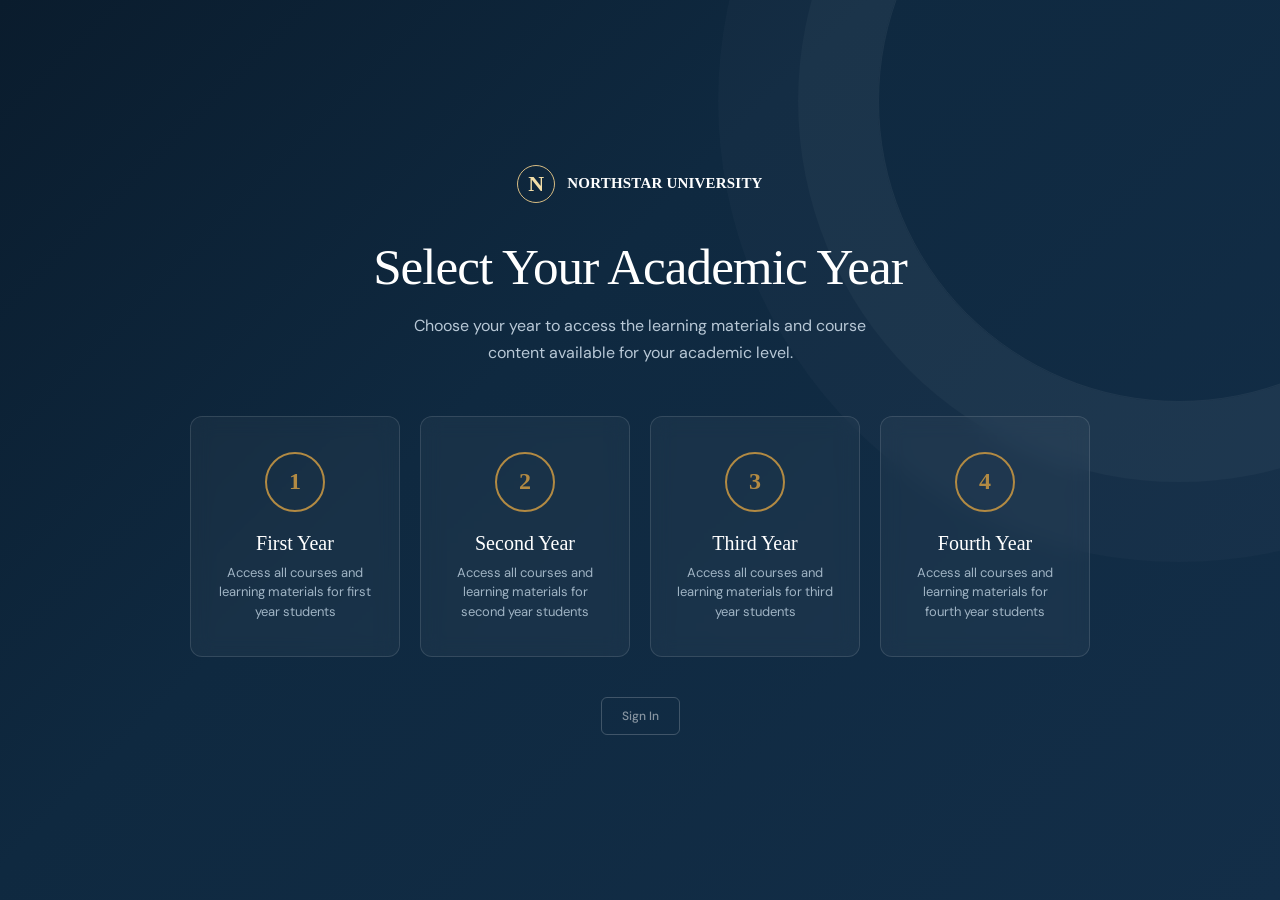
<file: index.html>
<!DOCTYPE html>
<html lang="en">
<head>
    <meta charset="UTF-8" />
    <meta name="viewport" content="width=device-width, initial-scale=1.0" />
    <title>Northstar University | Learning Portal</title>
    <link rel="preconnect" href="https://fonts.googleapis.com">
    <link rel="preconnect" href="https://fonts.gstatic.com" crossorigin>
    <link href="https://fonts.googleapis.com/css2?family=DM+Sans:wght@400;500;600;700&family=Plus+Jakarta+Sans:wght@400;500;600;700;800&display=swap" rel="stylesheet">
    <link rel="stylesheet" href="style.css" />
    <link rel="stylesheet" href="mobile.css" />
</head>
<body>
    <div id="app"></div>
    <div id="toast" class="toast"></div>
    <script src="app.js"></script>
</body>
</html>
</file>
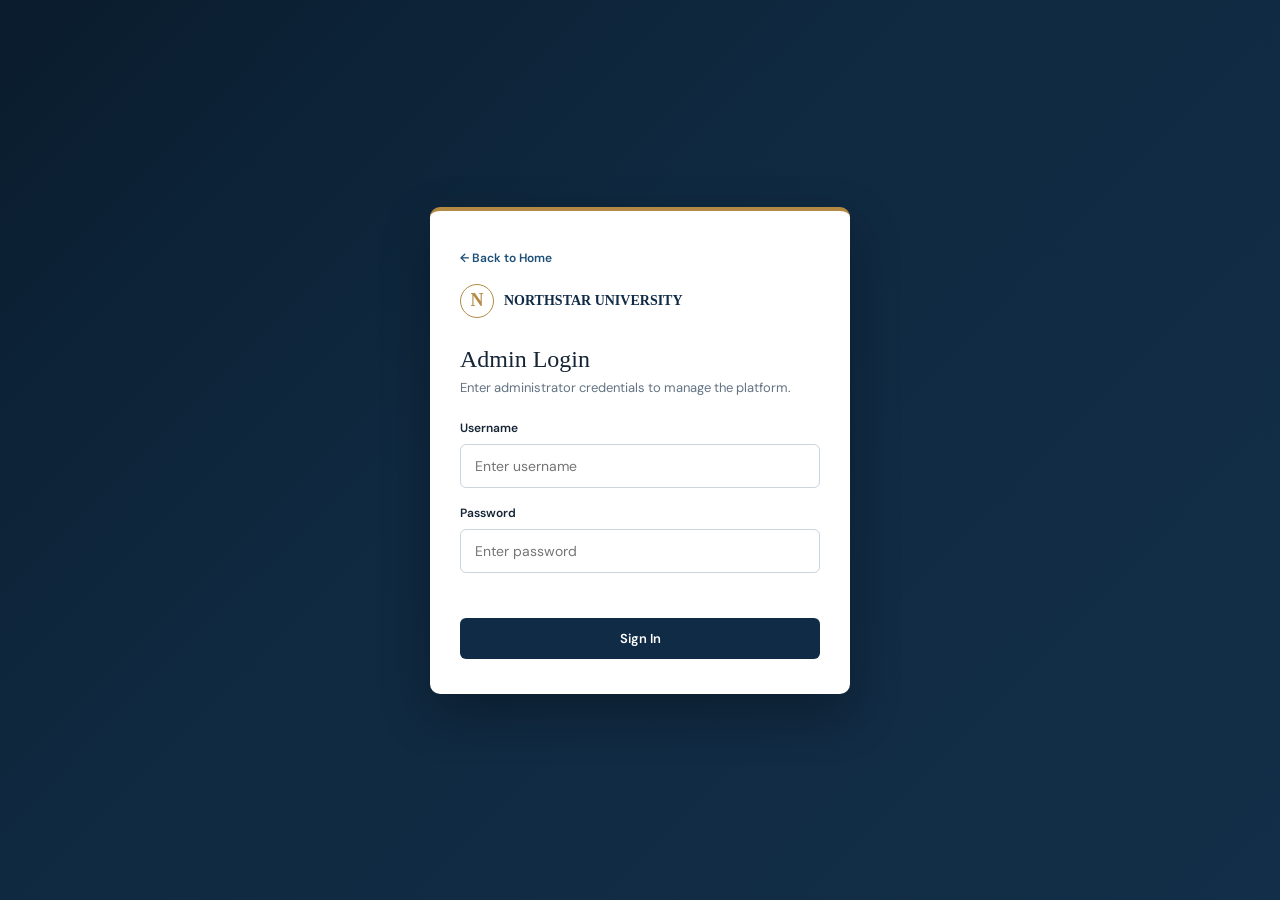
<file: admin.html>
<!DOCTYPE html>
<html lang="en">
<head>
    <meta charset="UTF-8" />
    <meta name="viewport" content="width=device-width, initial-scale=1.0" />
    <title>Northstar University | Admin Panel</title>
    <link rel="preconnect" href="https://fonts.googleapis.com">
    <link rel="preconnect" href="https://fonts.gstatic.com" crossorigin>
    <link href="https://fonts.googleapis.com/css2?family=DM+Sans:wght@400;500;600;700&family=Plus+Jakarta+Sans:wght@400;500;600;700;800&display=swap" rel="stylesheet">
    <link rel="stylesheet" href="style.css" />
    <link rel="stylesheet" href="admin.css" />
    <link rel="stylesheet" href="mobile.css" />
</head>
<body>
    <div id="adminApp"></div>
    <div id="toast" class="toast"></div>
    <script src="admin.js"></script>
</body>
</html>
</file>
<file: style.css>
:root {
    --navy: #102b46;
    --navy-deep: #0a1c2d;
    --blue: #1d4f78;
    --gold: #b28a43;
    --ink: #152536;
    --muted: #637383;
    --line: #d8e0e6;
    --paper: #f3f6f8;
    --white: #fff;
    --danger: #b43845;
    --success: #256d54;
}

* {
    box-sizing: border-box;
}

body {
    margin: 0;
    background: var(--paper);
    color: var(--ink);
    font-family: 'DM Sans', Arial, "Helvetica Neue", sans-serif;
}

button,
input,
select,
textarea {
    font: inherit;
}

button {
    cursor: pointer;
    border: 0;
}

a {
    color: inherit;
    text-decoration: none;
}

.year-selection-page {
    min-height: 100vh;
    display: flex;
    flex-direction: column;
    align-items: center;
    justify-content: center;
    padding: 40px 20px;
    background: linear-gradient(135deg, var(--navy-deep) 0%, #0f2940 40%, #132e48 100%);
    position: relative;
    overflow: hidden;
}

.year-selection-page::before {
    content: "";
    position: absolute;
    top: -200px;
    right: -200px;
    width: 600px;
    height: 600px;
    border: 1px solid rgba(255, 255, 255, 0.06);
    border-radius: 50%;
    box-shadow: 0 0 0 80px rgba(255, 255, 255, 0.03), 0 0 0 160px rgba(255, 255, 255, 0.02);
}

.year-selection-header {
    text-align: center;
    margin-bottom: 50px;
    position: relative;
    z-index: 1;
}

.year-selection-header .brand {
    display: flex;
    align-items: center;
    justify-content: center;
    gap: 12px;
    font-family: Georgia, serif;
    font-size: 15px;
    font-weight: bold;
    letter-spacing: 0.2px;
    color: #fff;
    margin-bottom: 35px;
}

.year-selection-header .brand-mark {
    display: grid;
    place-items: center;
    width: 38px;
    height: 38px;
    border: 1px solid #d8bd83;
    border-radius: 50%;
    color: #f3dfa9;
    font: 700 22px Georgia;
}

.year-selection-header h1 {
    margin: 0 0 15px;
    font: 500 clamp(38px, 4vw, 52px) / 1.15 Georgia, serif;
    color: #fff;
    letter-spacing: -1px;
}

.year-selection-header p {
    color: #b8c8d6;
    font-size: 16px;
    line-height: 1.7;
    max-width: 500px;
    margin: 0 auto;
}

.year-grid {
    display: grid;
    grid-template-columns: repeat(4, minmax(0, 1fr));
    gap: 20px;
    max-width: 900px;
    width: 100%;
    position: relative;
    z-index: 1;
}

.year-card {
    background: rgba(255, 255, 255, 0.04);
    border: 1px solid rgba(255, 255, 255, 0.12);
    border-radius: 12px;
    padding: 35px 25px;
    text-align: center;
    cursor: pointer;
    transition: all 0.3s ease;
    backdrop-filter: blur(10px);
    color: #fff;
}

.year-card:hover {
    background: rgba(255, 255, 255, 0.08);
    border-color: var(--gold);
    transform: translateY(-4px);
    box-shadow: 0 16px 40px rgba(0, 0, 0, 0.3);
}

.year-card:active {
    transform: translateY(-1px);
}

.year-card-icon {
    display: grid;
    place-items: center;
    width: 60px;
    height: 60px;
    margin: 0 auto 20px;
    border: 2px solid var(--gold);
    border-radius: 50%;
    font-family: Georgia, serif;
    font-size: 24px;
    color: var(--gold);
    font-weight: bold;
    transition: all 0.3s ease;
}

.year-card:hover .year-card-icon {
    background: var(--gold);
    color: #fff;
}

.year-card h3 {
    margin: 0 0 8px;
    font-family: Georgia, serif;
    font-size: 20px;
    font-weight: 500;
}

.year-card p {
    margin: 0;
    color: #a0b4c4;
    font-size: 13px;
    line-height: 1.5;
}

.admin-link {
    margin-top: 40px;
    position: relative;
    z-index: 1;
}

.admin-link button {
    background: transparent;
    border: 1px solid rgba(255, 255, 255, 0.2);
    color: rgba(255, 255, 255, 0.5);
    padding: 10px 20px;
    border-radius: 6px;
    font-size: 12px;
    font-weight: 500;
    transition: all 0.3s ease;
}

.admin-link button:hover {
    border-color: rgba(255, 255, 255, 0.4);
    color: rgba(255, 255, 255, 0.8);
}

.shell {
    display: grid;
    grid-template-columns: 265px 1fr;
    min-height: 100vh;
}

.sidebar {
    display: flex;
    flex-direction: column;
    padding: 29px 16px;
    color: #bfd0df;
    background: var(--navy-deep);
}

.sidebar .brand {
    margin: 0 10px 47px;
    color: white;
    display: flex;
    align-items: center;
    gap: 12px;
    font-family: Georgia, serif;
    font-size: 14px;
    font-weight: bold;
    letter-spacing: 0.2px;
}

.brand-mark {
    display: grid;
    place-items: center;
    width: 38px;
    height: 38px;
    border: 1px solid #d8bd83;
    border-radius: 50%;
    color: #f3dfa9;
    font: 700 22px Georgia;
}

.nav-link {
    display: flex;
    align-items: center;
    gap: 13px;
    width: 100%;
    margin: 2px 0;
    padding: 12px 13px;
    border-left: 3px solid transparent;
    color: #b8c8d6;
    background: transparent;
    text-align: left;
    font-size: 13px;
    transition: all 0.2s ease;
}

.nav-link.active,
.nav-link:hover {
    border-left-color: var(--gold);
    color: #fff;
    background: rgba(255, 255, 255, 0.05);
}

.sidebar-bottom {
    margin-top: auto;
    padding-top: 17px;
    border-top: 1px solid rgba(255, 255, 255, 0.1);
}

.profile-mini {
    display: flex;
    align-items: center;
    gap: 10px;
    padding: 10px;
}

.avatar {
    display: grid;
    place-items: center;
    flex: 0 0 auto;
    width: 35px;
    height: 35px;
    border-radius: 50%;
    color: #fff;
    background: #315d7c;
    font-size: 10px;
    font-weight: bold;
}

.profile-mini b {
    display: block;
    color: white;
    font-size: 12px;
}

.profile-mini span {
    font-size: 10px;
}

.signout {
    width: 100%;
    padding: 12px;
    color: #b8c8d6;
    background: transparent;
    text-align: left;
    font-size: 12px;
    transition: color 0.2s ease;
}

.signout:hover {
    color: #fff;
}

.main {
    width: 100%;
    max-width: 1480px;
    margin: auto;
    padding: 35px 46px;
}

.topbar {
    display: flex;
    justify-content: space-between;
    align-items: flex-start;
    margin-bottom: 34px;
    gap: 16px;
}

.topbar h1 {
    margin: 0;
    font: 500 28px Georgia, serif;
    color: #132c43;
}

.topbar p {
    margin: 7px 0 0;
    color: var(--muted);
    font-size: 13px;
}

.topbar .student-info {
    display: flex;
    align-items: center;
    gap: 12px;
    flex-shrink: 0;
}

.topbar .student-info .avatar {
    width: 40px;
    height: 40px;
    font-size: 11px;
    background: var(--navy);
}

.back-button {
    display: inline-block;
    margin-bottom: 18px;
    padding: 0;
    color: var(--blue);
    background: transparent;
    font-size: 12px;
    font-weight: 600;
    transition: color 0.2s ease;
}

.back-button:hover {
    color: var(--navy);
}

.section-head {
    display: flex;
    justify-content: space-between;
    align-items: flex-end;
    margin: 30px 0 15px;
    padding-bottom: 13px;
    border-bottom: 1px solid var(--line);
}

.section-head h3 {
    margin: 0;
    font: 500 20px Georgia, serif;
    color: #172e43;
}

.section-head p {
    margin: 5px 0 0;
    color: var(--muted);
    font-size: 12px;
}

.empty-state {
    display: grid;
    min-height: 250px;
    place-items: center;
    align-content: center;
    padding: 40px;
    border: 1px solid var(--line);
    border-radius: 8px;
    background: white;
    text-align: center;
}

.empty-icon {
    display: grid;
    place-items: center;
    width: 45px;
    height: 45px;
    border: 1px solid #c4d2dc;
    border-radius: 50%;
    color: var(--blue);
    font-size: 20px;
}

.empty-state h2 {
    margin: 13px 0 6px;
    font: 500 20px Georgia, serif;
}

.empty-state p {
    max-width: 430px;
    margin: 0;
    color: var(--muted);
    font-size: 13px;
    line-height: 1.5;
}

.course-grid {
    display: grid;
    grid-template-columns: repeat(auto-fill, minmax(320px, 1fr));
    gap: 18px;
}

.course-card {
    overflow: hidden;
    border: 1px solid var(--line);
    border-radius: 8px;
    background: #fff;
    transition: all 0.2s ease;
    cursor: pointer;
    position: relative;
}

.course-card:hover {
    border-color: #aebdca;
    box-shadow: 0 8px 24px rgba(16, 43, 70, 0.08);
}

.course-card-thumb {
    height: 160px;
    background: #1a3a54 center/cover no-repeat;
    position: relative;
    display: grid;
    place-items: center;
}

.course-placeholder {
    font-size: 48px;
    color: rgba(255, 255, 255, 0.5);
}

.course-card-info {
    padding: 18px;
}

.course-card-info h4 {
    margin: 0 0 6px;
    font-size: 15px;
    font-weight: 600;
    color: var(--ink);
}

.course-card-info p {
    margin: 0;
    color: var(--muted);
    font-size: 12px;
    line-height: 1.5;
    display: -webkit-box;
    -webkit-line-clamp: 2;
    -webkit-box-orient: vertical;
    overflow: hidden;
}

.course-card-footer {
    display: flex;
    justify-content: space-between;
    align-items: center;
    padding: 12px 18px;
    border-top: 1px solid var(--line);
    font-size: 11px;
    color: #617386;
}

.course-detail {
    max-width: 1000px;
}

.course-cover-wrapper {
    margin-bottom: 20px;
    border-radius: 8px;
    overflow: hidden;
}

.course-cover {
    width: 100%;
    max-height: 300px;
    object-fit: cover;
}

.course-detail-title {
    margin: 0 0 8px;
    font: 500 26px Georgia, serif;
    color: #132c43;
}

.course-detail-description {
    color: var(--muted);
    font-size: 14px;
    line-height: 1.8;
    margin-bottom: 24px;
}

.lectures-section {
    margin-top: 30px;
}

.lectures-section h3 {
    margin: 0 0 16px;
    font: 500 20px Georgia, serif;
    color: #132c43;
}

.lectures-list {
    display: flex;
    flex-direction: column;
    gap: 8px;
}

.lecture-item {
    display: flex;
    justify-content: space-between;
    align-items: center;
    padding: 14px 18px;
    border: 1px solid var(--line);
    border-radius: 6px;
    background: #fff;
    cursor: pointer;
    transition: all 0.2s ease;
}

.lecture-item:hover {
    border-color: #aebdca;
    background: #f8fafc;
}

.lecture-item.locked {
    opacity: 0.7;
}

.lecture-item-left {
    display: flex;
    align-items: center;
    gap: 14px;
}

.lecture-number {
    display: grid;
    place-items: center;
    width: 32px;
    height: 32px;
    border-radius: 50%;
    background: var(--paper);
    font-size: 12px;
    font-weight: 600;
    color: var(--muted);
}

.lecture-title {
    font-weight: 500;
    font-size: 14px;
    color: var(--ink);
}

.lecture-meta {
    font-size: 11px;
    color: var(--muted);
    margin-top: 2px;
}

.lecture-item-right {
    display: flex;
    align-items: center;
}

.lecture-item-right .play-icon {
    color: var(--blue);
    font-size: 18px;
}

.lecture-item-right .lock-icon {
    color: var(--gold);
    font-size: 16px;
}

.lecture-player {
    max-width: 1000px;
}

.lecture-player h2 {
    margin: 0 0 16px;
    font: 500 24px Georgia, serif;
    color: #132c43;
}

.video-wrapper {
    position: relative;
    padding-bottom: 56.25%;
    height: 0;
    overflow: hidden;
    border-radius: 8px;
    background: #0d2235;
    margin-bottom: 24px;
}

.video-wrapper video {
    position: absolute;
    top: 0;
    left: 0;
    width: 100%;
    height: 100%;
    border: 0;
    background: #000;
}

.modal-backdrop {
    position: fixed;
    z-index: 100;
    inset: 0;
    display: grid;
    place-items: center;
    padding: 20px;
    background: rgba(7, 20, 33, 0.65);
    backdrop-filter: blur(4px);
}

.modal {
    width: min(440px, 100%);
    padding: 30px;
    border-top: 4px solid var(--gold);
    border-radius: 8px;
    background: #fff;
    box-shadow: 0 25px 60px rgba(7, 20, 33, 0.4);
    animation: modalSlideIn 0.25s ease;
}

@keyframes modalSlideIn {
    from {
        opacity: 0;
        transform: translateY(-20px);
    }
    to {
        opacity: 1;
        transform: translateY(0);
    }
}

.modal h2 {
    margin: 0 0 7px;
    font: 500 22px Georgia, serif;
}

.modal>p {
    margin: 0 0 18px;
    color: var(--muted);
    font-size: 13px;
    line-height: 1.5;
}

.field {
    margin: 17px 0;
}

.field label {
    display: block;
    margin-bottom: 8px;
    font-size: 12px;
    font-weight: 600;
    color: var(--ink);
}

.field input,
.field select,
.field textarea {
    width: 100%;
    border: 1px solid #cbd5dd;
    border-radius: 6px;
    padding: 12px 14px;
    color: var(--ink);
    background: #fff;
    outline: 0;
    transition: all 0.2s ease;
    font-size: 14px;
}

.field input:focus,
.field select:focus,
.field textarea:focus {
    border-color: var(--blue);
    box-shadow: 0 0 0 3px rgba(29, 79, 120, 0.08);
}

.field textarea {
    resize: vertical;
    min-height: 90px;
}

.login-error {
    min-height: 20px;
    color: var(--danger);
    font-size: 12px;
    margin-bottom: 8px;
}

.modal-actions {
    display: flex;
    gap: 10px;
    margin-top: 22px;
}

.modal-actions button {
    flex: 1;
    padding: 12px;
    border-radius: 6px;
    font-size: 13px;
    font-weight: 600;
    transition: all 0.2s ease;
}

.primary {
    width: 100%;
    padding: 12px;
    border-radius: 6px;
    color: #fff;
    background: var(--navy);
    font-size: 13px;
    font-weight: 600;
    transition: all 0.2s ease;
}

.primary:hover {
    background: #183d5e;
}

.outline {
    border: 1px solid #cbd5dd;
    border-radius: 6px;
    color: var(--ink);
    background: #fff;
    font-weight: 600;
    padding: 12px;
    font-size: 13px;
    transition: all 0.2s ease;
}

.outline:hover {
    border-color: #a0b0bc;
    background: #f8fafc;
}

.secondary {
    padding: 10px 16px;
    border: 1px solid #b6c5d0;
    border-radius: 6px;
    color: var(--navy);
    background: #fff;
    font-size: 12px;
    font-weight: 600;
    transition: all 0.2s ease;
}

.secondary:hover {
    border-color: var(--navy);
    background: #f8fafc;
}

.toast {
    position: fixed;
    right: 25px;
    bottom: 25px;
    z-index: 200;
    padding: 13px 17px;
    border-left: 3px solid var(--gold);
    color: white;
    background: var(--navy);
    font-size: 13px;
    border-radius: 6px;
    opacity: 0;
    pointer-events: none;
    transform: translateY(15px);
    transition: all 0.25s ease;
}

.toast.show {
    opacity: 1;
    transform: translateY(0);
}

@media (max-width: 1024px) {
    .year-grid {
        grid-template-columns: repeat(2, minmax(0, 1fr));
        gap: 16px;
    }
}

@media (max-width: 900px) {
    .shell {
        display: block;
    }

    .sidebar {
        display: none;
        position: fixed;
        z-index: 100;
        inset: 0 auto 0 0;
        width: min(290px, 82vw);
        overflow-y: auto;
        box-shadow: 18px 0 40px rgba(8, 21, 34, 0.35);
        border-radius: 0 16px 16px 0;
    }

    .sidebar.open {
        display: flex;
    }

    .mobile-menu-button {
        display: inline-flex;
        align-items: center;
        gap: 8px;
        margin: 0 0 18px;
        padding: 10px 14px;
        border: none;
        border-radius: 8px;
        color: #fff;
        background: var(--navy-deep);
        font-size: 12px;
        font-weight: 600;
        box-shadow: 0 4px 12px rgba(16, 43, 70, 0.15);
        transition: all 0.2s ease;
    }

    .mobile-menu-button:active {
        transform: scale(0.96);
    }

    .mobile-sidebar-head {
        display: flex;
        align-items: center;
        justify-content: space-between;
        padding: 4px 10px 22px;
        color: #d7e3eb;
        font-size: 11px;
        font-weight: bold;
        letter-spacing: 1px;
        text-transform: uppercase;
    }

    .mobile-sidebar-head button {
        width: 34px;
        height: 34px;
        color: #fff;
        background: rgba(255, 255, 255, 0.08);
        font-size: 24px;
        border-radius: 50%;
        transition: background 0.2s ease;
    }

    .mobile-sidebar-head button:active {
        background: rgba(255, 255, 255, 0.2);
    }

    .main {
        padding: 20px 20px 32px;
    }

    .course-grid {
        grid-template-columns: repeat(2, minmax(0, 1fr));
        gap: 14px;
    }

    .year-selection-header h1 {
        font-size: 36px;
    }
}

@media (max-width: 640px) {
    .year-grid {
        grid-template-columns: 1fr;
        max-width: 400px;
    }

    .course-grid {
        grid-template-columns: 1fr;
        gap: 12px;
    }

    .course-card-thumb {
        height: 180px;
    }

    .main {
        padding: 16px 14px 28px;
    }

    .topbar {
        flex-direction: column;
    }

    .topbar h1 {
        font-size: 22px;
    }

    .section-head {
        flex-direction: column;
        align-items: flex-start;
        gap: 10px;
    }

    .modal {
        padding: 22px 16px;
        border-radius: 12px;
    }

    .modal h2 {
        font-size: 20px;
    }

    .modal-actions {
        flex-direction: column;
    }

    .year-selection-header h1 {
        font-size: 28px;
    }

    .year-selection-header p {
        font-size: 14px;
    }

    .year-card {
        padding: 25px 20px;
    }

    .year-card h3 {
        font-size: 18px;
    }
}

@media (max-width: 400px) {
    .main {
        padding: 12px 10px 24px;
    }

    .topbar h1 {
        font-size: 19px;
    }

    .course-detail-title {
        font-size: 20px;
    }

    .year-selection-header h1 {
        font-size: 24px;
    }

    .year-card-icon {
        width: 48px;
        height: 48px;
        font-size: 20px;
    }
}
</file>
<file: mobile.css>
.mobile-menu-button {
    display: none;
}

.mobile-sidebar-head {
    display: none;
}

@media (max-width: 900px) {
    .shell {
        display: block;
    }

    .sidebar {
        display: none;
        position: fixed;
        z-index: 100;
        inset: 0 auto 0 0;
        width: min(290px, 82vw);
        overflow-y: auto;
        box-shadow: 18px 0 40px rgba(8, 21, 34, 0.35);
        border-radius: 0 16px 16px 0;
    }

    .sidebar.open {
        display: flex;
    }

    .mobile-sidebar-head {
        display: flex;
        align-items: center;
        justify-content: space-between;
        padding: 4px 10px 22px;
        color: #d7e3eb;
        font-size: 11px;
        font-weight: bold;
        letter-spacing: 1px;
        text-transform: uppercase;
    }

    .mobile-sidebar-head button {
        width: 34px;
        height: 34px;
        color: #fff;
        background: rgba(255, 255, 255, 0.08);
        font-size: 24px;
        border-radius: 50%;
        transition: background 0.2s ease;
    }

    .mobile-sidebar-head button:active {
        background: rgba(255, 255, 255, 0.2);
    }

    .mobile-menu-button {
        display: inline-flex;
        align-items: center;
        gap: 8px;
        margin: 0 0 18px;
        padding: 10px 14px;
        border: none;
        border-radius: 8px;
        color: #fff;
        background: var(--navy-deep, #0a1c2d);
        font-size: 12px;
        font-weight: 600;
        box-shadow: 0 4px 12px rgba(16, 43, 70, 0.15);
        transition: all 0.2s ease;
    }

    .mobile-menu-button:active {
        transform: scale(0.96);
        box-shadow: 0 2px 6px rgba(16, 43, 70, 0.1);
    }

    .main {
        min-width: 0;
        padding: 20px 20px 32px;
    }

    .topbar {
        align-items: flex-start;
        margin-bottom: 22px;
        gap: 6px;
    }

    .topbar h1 {
        font-size: 24px;
        font-weight: 500;
        letter-spacing: -0.3px;
    }

    .topbar p {
        line-height: 1.5;
        font-size: 13px;
        color: #6b7f94;
    }

    .course-grid {
        grid-template-columns: repeat(2, minmax(0, 1fr));
        gap: 14px;
    }

    .course-card {
        border-radius: 10px;
        border: none;
        box-shadow: 0 2px 12px rgba(16, 43, 70, 0.06);
        transition: all 0.2s ease;
    }

    .course-card:active {
        transform: scale(0.98);
    }

    .course-card-thumb {
        height: 130px;
    }

    .course-card-info {
        padding: 14px;
    }

    .course-card-info h4 {
        font-size: 14px;
        font-weight: 700;
        margin: 0 0 4px;
    }

    .course-card-footer {
        padding: 10px 14px;
        font-size: 10px;
    }

    .year-grid {
        grid-template-columns: repeat(2, minmax(0, 1fr));
        gap: 14px;
    }

    .year-selection-header h1 {
        font-size: 34px;
    }

    .modal {
        border-radius: 14px;
    }

    .primary {
        border-radius: 8px;
        padding: 14px;
    }

    .secondary {
        border-radius: 8px;
        padding: 10px 14px;
    }
}

@media (max-width: 640px) {
    .year-grid {
        grid-template-columns: 1fr;
        max-width: 380px;
        gap: 12px;
    }

    .year-selection-page {
        padding: 30px 16px;
    }

    .year-selection-header {
        margin-bottom: 30px;
    }

    .year-selection-header h1 {
        font-size: 26px;
    }

    .year-selection-header p {
        font-size: 13px;
        line-height: 1.6;
    }

    .year-selection-header .brand {
        font-size: 13px;
        gap: 10px;
        margin-bottom: 25px;
    }

    .year-selection-header .brand-mark {
        width: 32px;
        height: 32px;
        font-size: 18px;
    }

    .year-card {
        padding: 24px 18px;
    }

    .year-card h3 {
        font-size: 17px;
    }

    .year-card p {
        font-size: 12px;
    }

    .year-card-icon {
        width: 48px;
        height: 48px;
        font-size: 20px;
    }

    .main {
        padding: 16px 14px 28px;
    }

    .topbar h1 {
        font-size: 20px;
        font-weight: 500;
    }

    .topbar p {
        font-size: 12px;
    }

    .section-head {
        align-items: flex-start;
        gap: 8px;
        flex-direction: column;
        margin: 18px 0 12px;
        padding-bottom: 10px;
    }

    .section-head h3 {
        font-size: 17px;
        font-weight: 500;
    }

    .section-head p {
        font-size: 11px;
    }

    .course-grid {
        grid-template-columns: 1fr;
        gap: 12px;
    }

    .course-card-thumb {
        height: 160px;
    }

    .course-card-info {
        padding: 12px 14px;
    }

    .course-card-info h4 {
        font-size: 14px;
        font-weight: 700;
    }

    .course-card-info p {
        font-size: 12px;
    }

    .course-card-footer {
        padding: 8px 14px;
        font-size: 10px;
    }

    .course-detail {
        padding: 0;
    }

    .course-detail-title {
        font-size: 20px;
    }

    .course-detail-description {
        font-size: 13px;
        line-height: 1.7;
    }

    .video-wrapper {
        border-radius: 6px;
        margin-bottom: 18px;
    }

    .lecture-item {
        padding: 12px 14px;
    }

    .lecture-title {
        font-size: 13px;
    }

    .modal {
        max-height: calc(100vh - 32px);
        overflow-y: auto;
        padding: 20px 16px;
        border-radius: 14px;
        margin: 0 8px;
    }

    .modal h2 {
        font-size: 19px;
    }

    .modal>p {
        font-size: 12px;
    }

    .modal-actions {
        flex-direction: column;
        gap: 8px;
        margin-top: 16px;
    }

    .modal-actions button {
        width: 100%;
        padding: 14px;
        border-radius: 8px;
        font-size: 14px;
    }

    .field {
        margin: 14px 0;
    }

    .field input,
    .field select,
    .field textarea {
        padding: 12px;
        border-radius: 8px;
        font-size: 14px;
    }

    .empty-state {
        min-height: 200px;
        padding: 24px 16px;
        border-radius: 10px;
    }

    .empty-state h2 {
        font-size: 18px;
    }

    .empty-state p {
        font-size: 12px;
    }

    .toast {
        right: 12px;
        bottom: 12px;
        left: 12px;
        width: auto;
        border-radius: 10px;
        padding: 12px 16px;
        font-size: 12px;
    }

    .admin-link {
        margin-top: 30px;
    }

    .admin-link button {
        font-size: 11px;
        padding: 8px 16px;
    }
}

@media (max-width: 400px) {
    .main {
        padding: 12px 10px 24px;
    }

    .topbar h1 {
        font-size: 18px;
    }

    .course-card-thumb {
        height: 130px;
    }

    .course-detail-title {
        font-size: 17px;
    }

    .year-selection-header h1 {
        font-size: 22px;
    }

    .year-card-icon {
        width: 40px;
        height: 40px;
        font-size: 18px;
    }

    .year-card h3 {
        font-size: 15px;
    }

    .modal {
        padding: 16px 12px;
    }

    .modal h2 {
        font-size: 17px;
    }
}
</file>
<file: admin.css>
.admin-login-page {
    min-height: 100vh;
    display: grid;
    place-items: center;
    padding: 20px;
    background: linear-gradient(135deg, var(--navy-deep) 0%, #0f2940 40%, #132e48 100%);
}

.admin-login-card {
    width: min(420px, 100%);
    padding: 35px 30px;
    background: #fff;
    border-radius: 10px;
    border-top: 4px solid var(--gold);
    box-shadow: 0 20px 50px rgba(0, 0, 0, 0.3);
}

.admin-login-card .brand {
    display: flex;
    align-items: center;
    gap: 10px;
    font-family: Georgia, serif;
    font-size: 14px;
    font-weight: bold;
    color: var(--navy);
    margin-bottom: 28px;
}

.admin-login-card .brand-mark {
    display: grid;
    place-items: center;
    width: 34px;
    height: 34px;
    border: 1px solid var(--gold);
    border-radius: 50%;
    color: var(--gold);
    font: 700 18px Georgia;
}

.admin-login-card h2 {
    margin: 0 0 6px;
    font: 500 24px Georgia, serif;
    color: var(--ink);
}

.admin-login-card>p {
    margin: 0 0 24px;
    color: var(--muted);
    font-size: 13px;
}

.admin-shell {
    display: grid;
    grid-template-columns: 250px 1fr;
    min-height: 100vh;
}

.admin-sidebar {
    display: flex;
    flex-direction: column;
    padding: 25px 14px;
    color: #bfd0df;
    background: var(--navy-deep);
}

.admin-sidebar .brand {
    display: flex;
    align-items: center;
    gap: 10px;
    margin: 0 10px 35px;
    font-family: Georgia, serif;
    font-size: 13px;
    font-weight: bold;
    color: #fff;
}

.admin-sidebar .brand-mark {
    display: grid;
    place-items: center;
    width: 32px;
    height: 32px;
    border: 1px solid #d8bd83;
    border-radius: 50%;
    color: #f3dfa9;
    font: 700 18px Georgia;
}

.admin-nav-link {
    display: flex;
    align-items: center;
    gap: 12px;
    width: 100%;
    margin: 2px 0;
    padding: 11px 12px;
    border-left: 3px solid transparent;
    color: #b8c8d6;
    background: transparent;
    text-align: left;
    font-size: 13px;
    transition: all 0.2s ease;
    border-radius: 0;
}

.admin-nav-link.active,
.admin-nav-link:hover {
    border-left-color: var(--gold);
    color: #fff;
    background: rgba(255, 255, 255, 0.05);
}

.admin-sidebar-bottom {
    margin-top: auto;
    padding-top: 16px;
    border-top: 1px solid rgba(255, 255, 255, 0.1);
}

.admin-profile {
    display: flex;
    align-items: center;
    gap: 10px;
    padding: 8px;
    margin-bottom: 8px;
}

.admin-profile .avatar {
    display: grid;
    place-items: center;
    width: 34px;
    height: 34px;
    border-radius: 50%;
    color: #fff;
    background: #315d7c;
    font-size: 10px;
    font-weight: bold;
}

.admin-profile b {
    display: block;
    color: white;
    font-size: 12px;
}

.admin-profile span {
    font-size: 10px;
    color: #8fa3b5;
}

.admin-signout {
    width: 100%;
    padding: 10px;
    color: #b8c8d6;
    background: transparent;
    text-align: left;
    font-size: 12px;
    transition: color 0.2s ease;
}

.admin-signout:hover {
    color: #fff;
}

.admin-main {
    padding: 30px 40px;
    max-width: 1400px;
}

.admin-topbar {
    display: flex;
    justify-content: space-between;
    align-items: flex-start;
    margin-bottom: 30px;
    gap: 16px;
}

.admin-topbar h1 {
    margin: 0;
    font: 500 26px Georgia, serif;
    color: #132c43;
}

.admin-topbar p {
    margin: 6px 0 0;
    color: var(--muted);
    font-size: 13px;
}

.admin-panel {
    padding: 24px;
    border: 1px solid var(--line);
    border-radius: 8px;
    background: #fff;
}

.admin-panel-header {
    display: flex;
    justify-content: space-between;
    align-items: center;
    margin-bottom: 22px;
    flex-wrap: wrap;
    gap: 12px;
}

.admin-panel-header h3 {
    margin: 0;
    font: 500 19px Georgia, serif;
    color: #172e43;
}

.admin-panel-header p {
    margin: 4px 0 0;
    color: var(--muted);
    font-size: 12px;
}

.year-selector {
    display: flex;
    gap: 8px;
    flex-wrap: wrap;
}

.year-selector button {
    padding: 8px 14px;
    border: 1px solid #cbd5dd;
    border-radius: 5px;
    background: #fff;
    color: var(--ink);
    font-size: 12px;
    font-weight: 500;
    transition: all 0.2s ease;
}

.year-selector button.active {
    background: var(--navy);
    color: #fff;
    border-color: var(--navy);
}

.year-selector button:hover:not(.active) {
    border-color: var(--blue);
    color: var(--blue);
}

.admin-table {
    width: 100%;
    border-collapse: collapse;
}

.admin-table th {
    padding: 0 0 12px;
    color: #617383;
    font-size: 10px;
    letter-spacing: 0.5px;
    text-align: left;
    text-transform: uppercase;
    font-weight: 600;
}

.admin-table td {
    padding: 14px 0;
    border-top: 1px solid var(--line);
    font-size: 13px;
    vertical-align: middle;
}

.admin-table .badge {
    display: inline-block;
    padding: 4px 10px;
    border-radius: 4px;
    font-size: 10px;
    font-weight: 700;
    text-transform: uppercase;
    letter-spacing: 0.3px;
}

.admin-table .badge.free {
    background: #e8f5e9;
    color: #256d54;
}

.admin-table .badge.premium {
    background: #fff8e1;
    color: #b28a43;
    border: 1px solid #d8bd83;
}

.admin-actions {
    display: flex;
    gap: 8px;
}

.admin-actions button {
    padding: 6px 12px;
    border-radius: 4px;
    font-size: 11px;
    font-weight: 600;
    transition: all 0.15s ease;
}

.btn-edit {
    background: #eef4f8;
    color: var(--blue);
    border: 1px solid #c8d7e0;
}

.btn-edit:hover {
    background: #dde8f0;
}

.btn-delete {
    background: #fdf2f3;
    color: var(--danger);
    border: 1px solid #e8c4c8;
}

.btn-delete:hover {
    background: #fbe8ea;
}

.admin-form-section {
    max-width: 600px;
}

.admin-form-section .field {
    margin: 16px 0;
}

.admin-form-section .field label {
    display: block;
    margin-bottom: 7px;
    font-size: 12px;
    font-weight: 600;
}

.admin-form-section .field input,
.admin-form-section .field select,
.admin-form-section .field textarea {
    width: 100%;
    border: 1px solid #cbd5dd;
    border-radius: 6px;
    padding: 11px 14px;
    color: var(--ink);
    background: #fff;
    outline: 0;
    font-size: 14px;
    transition: all 0.2s ease;
}

.admin-form-section .field input:focus,
.admin-form-section .field select:focus,
.admin-form-section .field textarea:focus {
    border-color: var(--blue);
    box-shadow: 0 0 0 3px rgba(29, 79, 120, 0.08);
}

.admin-form-section .field textarea {
    resize: vertical;
    min-height: 90px;
}

.radio-group {
    display: flex;
    gap: 20px;
    margin-top: 6px;
}

.radio-group label {
    display: flex;
    align-items: center;
    gap: 7px;
    font-size: 13px;
    font-weight: 500;
    cursor: pointer;
}

.radio-group input[type="radio"] {
    width: auto;
    accent-color: var(--navy);
}

.form-actions {
    display: flex;
    gap: 10px;
    margin-top: 24px;
}

.form-actions button {
    padding: 11px 22px;
    border-radius: 6px;
    font-size: 13px;
    font-weight: 600;
}

.empty-state-admin {
    text-align: center;
    padding: 50px 20px;
    color: var(--muted);
}

.empty-state-admin .empty-icon {
    display: grid;
    place-items: center;
    width: 50px;
    height: 50px;
    margin: 0 auto 16px;
    border: 1px solid #c4d2dc;
    border-radius: 50%;
    color: var(--blue);
    font-size: 22px;
}

.empty-state-admin h3 {
    margin: 0 0 6px;
    font: 500 18px Georgia, serif;
    color: var(--ink);
}

.empty-state-admin p {
    margin: 0;
    font-size: 13px;
}

@media (max-width: 900px) {
    .admin-shell {
        grid-template-columns: 1fr;
    }

    .admin-sidebar {
        display: none;
        position: fixed;
        z-index: 100;
        inset: 0 auto 0 0;
        width: min(280px, 82vw);
        overflow-y: auto;
        box-shadow: 18px 0 40px rgba(8, 21, 34, 0.35);
        border-radius: 0 16px 16px 0;
    }

    .admin-sidebar.open {
        display: flex;
    }

    .admin-main {
        padding: 18px 16px;
    }

    .admin-topbar h1 {
        font-size: 22px;
    }

    .admin-panel {
        padding: 16px;
        border-radius: 10px;
    }

    .admin-panel-header {
        flex-direction: column;
        align-items: flex-start;
    }

    .admin-form-section {
        max-width: 100%;
    }
}

@media (max-width: 640px) {
    .admin-main {
        padding: 14px 12px;
    }

    .admin-topbar h1 {
        font-size: 19px;
    }

    .admin-panel {
        padding: 14px;
    }

    .admin-table {
        display: block;
        overflow-x: auto;
    }

    .admin-actions {
        flex-direction: column;
        gap: 4px;
    }

    .form-actions {
        flex-direction: column;
    }

    .year-selector {
        gap: 6px;
    }

    .year-selector button {
        padding: 6px 10px;
        font-size: 11px;
    }

    .admin-login-card {
        padding: 25px 20px;
    }

    .admin-login-card h2 {
        font-size: 21px;
    }
}
</file>
